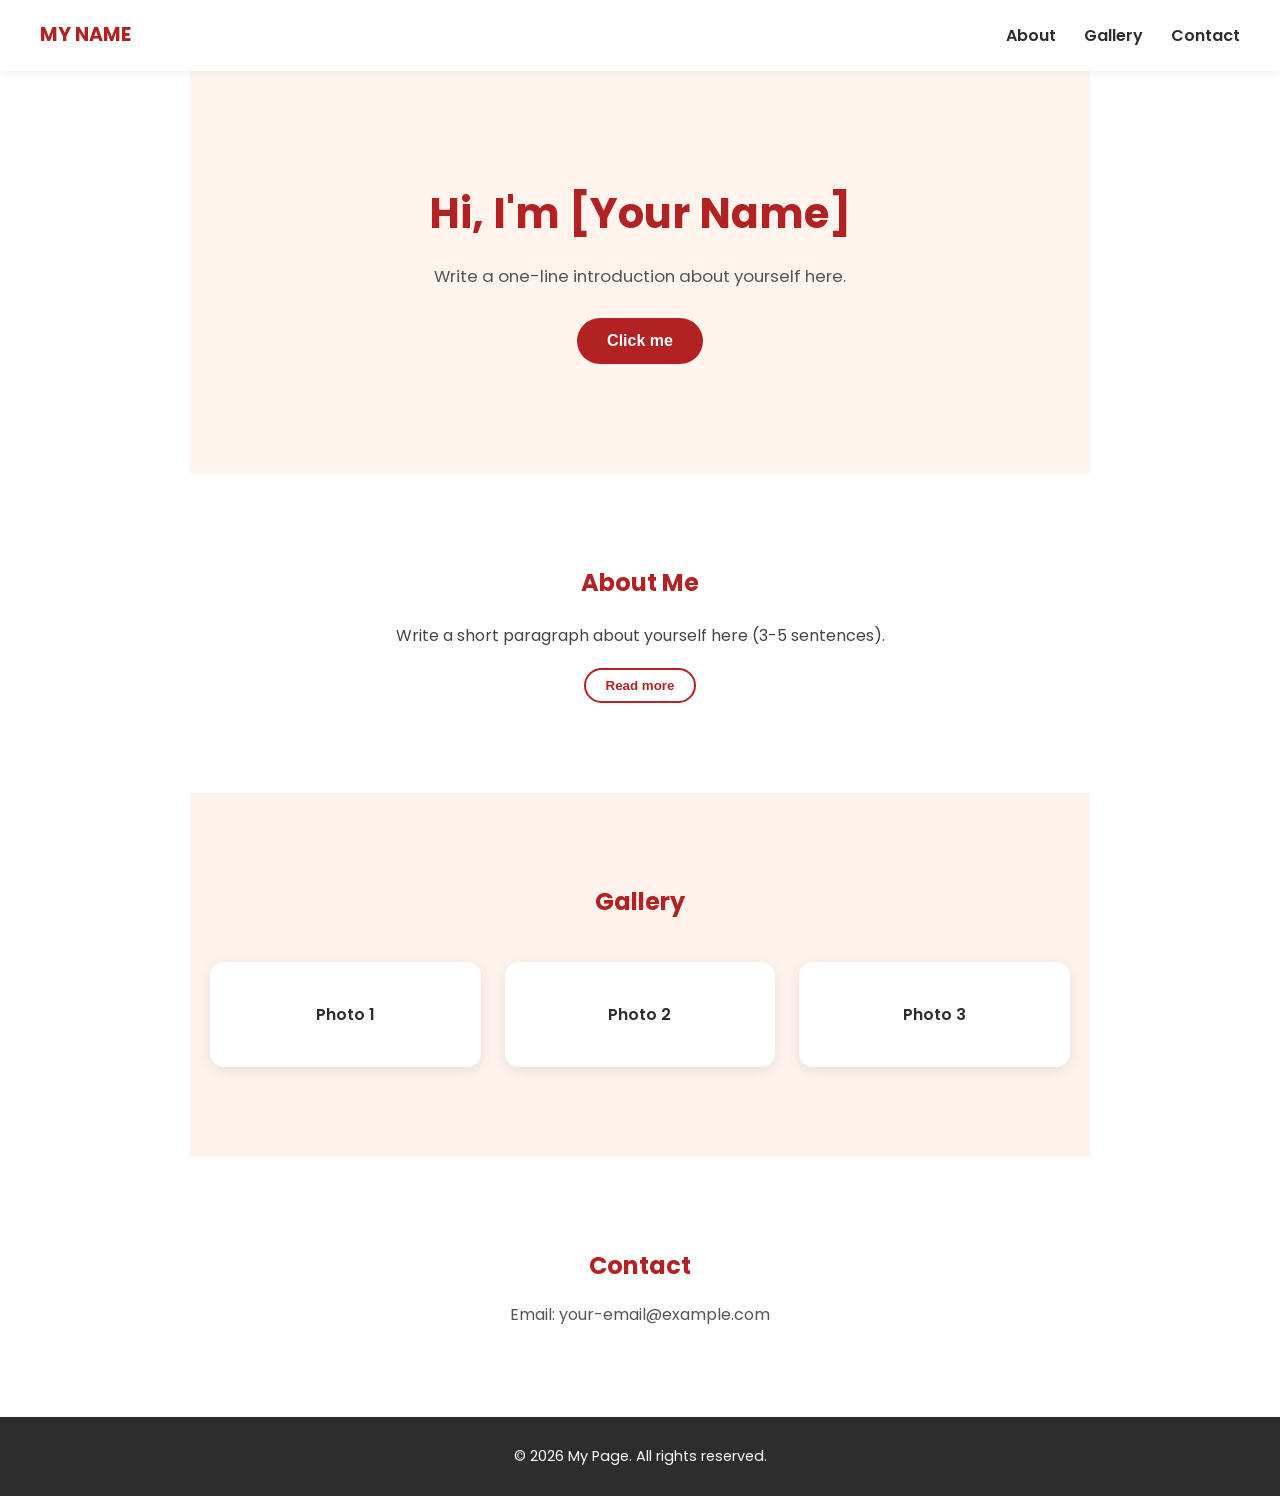
<file: web-education/day4/index.html>
<!doctype html>
<html lang="en">
  <head>
    <meta charset="UTF-8" />
    <meta name="viewport" content="width=device-width, initial-scale=1.0" />
    <title>My Page</title>

    <link
      href="https://fonts.googleapis.com/css2?family=Poppins:wght@400;600;700&display=swap"
      rel="stylesheet"
    />
    <link rel="stylesheet" href="style.css" />
  </head>
  <body>
    <!-- ===== Top navigation ===== -->
    <header class="site-header">
      <div class="logo">MY NAME</div>
      <!-- id="menu-toggle" is used by Practice 2 (mobile menu) -->
      <button id="menu-toggle">&#9776;</button>
      <nav class="nav-menu" id="nav-menu">
        <a href="#about">About</a>
        <a href="#gallery">Gallery</a>
        <a href="#contact">Contact</a>
      </nav>
    </header>

    <!-- ===== Hero (first screen) section ===== -->
    <section class="hero">
      <h1 id="hero-title">Hi, I'm [Your Name]</h1>
      <p>Write a one-line introduction about yourself here.</p>
      <!-- id="hello-btn" is used by Practice 1 (click to alert) -->
      <button id="hello-btn">Click me</button>
    </section>

    <!-- ===== About section ===== -->
    <section id="about" class="about">
      <h2>About Me</h2>
      <p>Write a short paragraph about yourself here (3-5 sentences).</p>

      <!-- id="more-btn" and id="extra-text" are used by Practice 4 -->
      <button id="more-btn">Read more</button>
      <p id="extra-text" class="extra-text">
        Here's some extra text that's hidden until someone clicks "Read more"!
      </p>
    </section>

    <!-- ===== Gallery section ===== -->
    <!-- class="card" on each photo below is used by Practice 3 (highlight on click) -->
    <section id="gallery" class="gallery">
      <h2>Gallery</h2>
      <div class="gallery-grid">
        <div class="card">Photo 1</div>
        <div class="card">Photo 2</div>
        <div class="card">Photo 3</div>
      </div>
    </section>

    <!-- ===== Contact section ===== -->
    <section id="contact" class="contact">
      <h2>Contact</h2>
      <p>Email: your-email@example.com</p>
    </section>

    <!-- ===== Footer ===== -->
    <footer class="site-footer">
      <p>&copy; 2026 My Page. All rights reserved.</p>
    </footer>

    <!-- id="top-btn" is used by Practice 5 (back to top) -->
    <button id="top-btn">&uarr; Top</button>

    <script src="script.js"></script>
  </body>
</html>
</file>
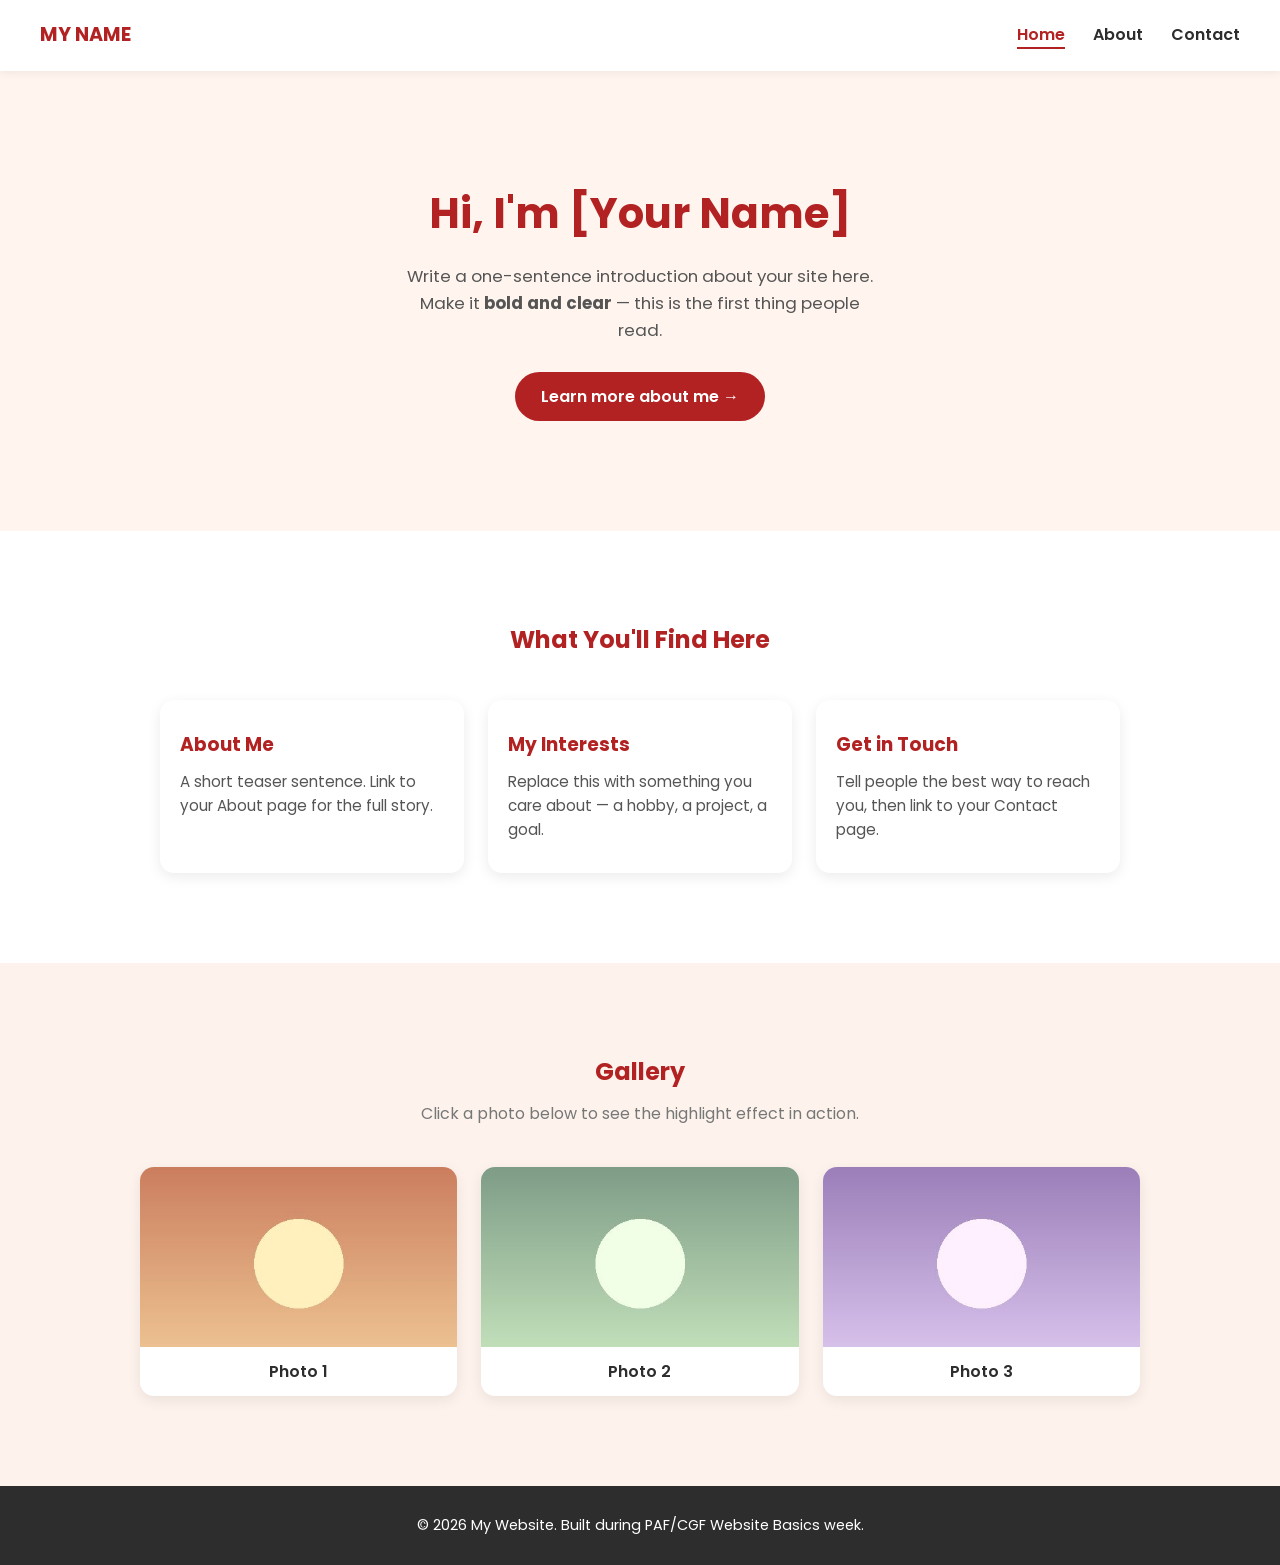
<file: web-education/day5/index.html>
<!DOCTYPE html>
<!--
  ================================================================
  DAY 5 STARTER TEMPLATE — index.html (Home page)
  ================================================================
  This is a real, working multi-page website. Notice the nav
  links below point to OTHER FILES (about.html, contact.html),
  not to #sections like before. Try clicking between them once
  you open this with Live Server!

  Your job: replace the placeholder text with your own content.
  Everything is already styled — just make it yours.
  ================================================================
-->
<html lang="en">
<head>
  <meta charset="UTF-8">
  <meta name="viewport" content="width=device-width, initial-scale=1.0">
  <title>My Website | Home</title>
  <link href="https://fonts.googleapis.com/css2?family=Poppins:wght@400;600;700&display=swap" rel="stylesheet">
  <link rel="stylesheet" href="style.css">
</head>
<body>

  <header class="site-header">
    <div class="logo">MY NAME</div>
    <button id="menu-toggle">&#9776;</button>
    <!-- class="active" marks which page we're currently on -->
    <nav class="nav-menu" id="nav-menu">
      <a href="index.html" class="active">Home</a>
      <a href="about.html">About</a>
      <a href="contact.html">Contact</a>
    </nav>
  </header>

  <section class="hero">
    <h1>Hi, I'm [Your Name]</h1>
    <p>Write a one-sentence introduction about your site here. Make it <strong>bold and clear</strong> — this is the first thing people read.</p>
    <a href="about.html" class="btn">Learn more about me &rarr;</a>
  </section>

  <section class="intro">
    <h2>What You'll Find Here</h2>
    <div class="card-grid">
      <div class="card">
        <h3>About Me</h3>
        <p>A short teaser sentence. Link to your About page for the full story.</p>
      </div>
      <div class="card">
        <h3>My Interests</h3>
        <p>Replace this with something you care about — a hobby, a project, a goal.</p>
      </div>
      <div class="card">
        <h3>Get in Touch</h3>
        <p>Tell people the best way to reach you, then link to your Contact page.</p>
      </div>
    </div>
  </section>

  <!-- Gallery — real images styled with object-fit, plus a Day 4 JS
       feature: click a photo to highlight it -->
  <section class="gallery">
    <h2>Gallery</h2>
    <p class="section-intro">Click a photo below to see the highlight effect in action.</p>
    <div class="gallery-grid">
      <div class="gallery-card">
        <img src="gallery-1.jpg" alt="Replace with your own photo">
        <p>Photo 1</p>
      </div>
      <div class="gallery-card">
        <img src="gallery-2.jpg" alt="Replace with your own photo">
        <p>Photo 2</p>
      </div>
      <div class="gallery-card">
        <img src="gallery-3.jpg" alt="Replace with your own photo">
        <p>Photo 3</p>
      </div>
    </div>
  </section>

  <footer class="site-footer">
    <p>&copy; 2026 My Website. Built during PAF/CGF Website Basics week.</p>
  </footer>

  <!-- appears once you scroll down (Day 4: scroll + scrollTo) -->
  <button id="top-btn">&uarr; Top</button>

  <script src="script.js"></script>
</body>
</html>
</file>
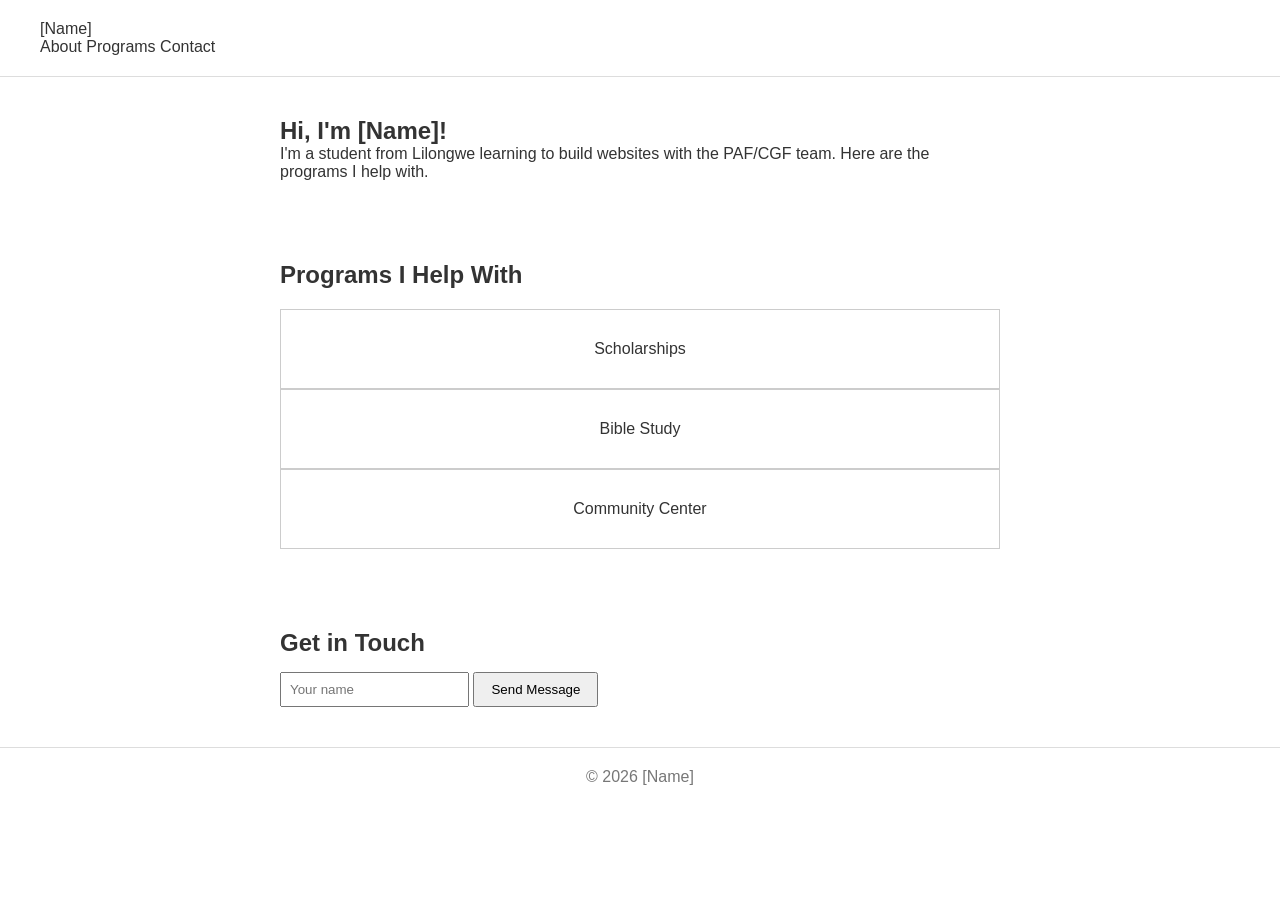
<file: web-education/day2/good-css-example.html>
<!doctype html>
<!--
  ================================================================
  A GOOD CSS LAYOUT EXAMPLE — Day 2 reference file
  ================================================================
  This is the same page from Day 1, now with a real
  layout applied using Flexbox and Grid.

  On purpose, everything is still just gray/white/black — no real
  colors or fonts yet! That's Day 3's job. Today is ONLY about
  ARRANGEMENT: is it in a row? A grid? Centered? Spaced out?
  ================================================================
-->
<html lang="en">
  <head>
    <meta charset="UTF-8" />
    <meta name="viewport" content="width=device-width, initial-scale=1.0" />
    <title>[Name] | Volunteer Profile</title>
    <!-- This one line turns our CSS file on -->
    <link rel="stylesheet" href="good-css-example-fill.css" />
  </head>
  <body>
    <!-- class="site-header" lets our CSS target this specific header -->
    <header class="site-header">
      <div class="logo">[Name]</div>
      <nav class="nav-menu">
        <a href="#about">About</a>
        <a href="#programs">Programs</a>
        <a href="#contact">Contact</a>
      </nav>
    </header>

    <main>
      <section id="about">
        <!-- id="hero-title" — a unique name, since there's only ONE of these -->
        <h1 id="hero-title">Hi, I'm [Name]!</h1>
        <p>
          I'm a student from Lilongwe learning to build websites with the
          PAF/CGF team. Here are the programs I help with.
        </p>
      </section>

      <!-- class="gallery-grid" — our Grid container -->
      <section id="programs">
        <h2>Programs I Help With</h2>
        <div class="gallery-grid">
          <div class="card">Scholarships</div>
          <div class="card">Bible Study</div>
          <div class="card">Community Center</div>
        </div>
      </section>

      <section id="contact">
        <h2>Get in Touch</h2>
        <form>
          <input type="text" placeholder="Your name" />
          <button type="submit">Send Message</button>
        </form>
      </section>
    </main>

    <footer>
      <p>&copy; 2026 [Name]</p>
    </footer>
  </body>
</html>
</file>
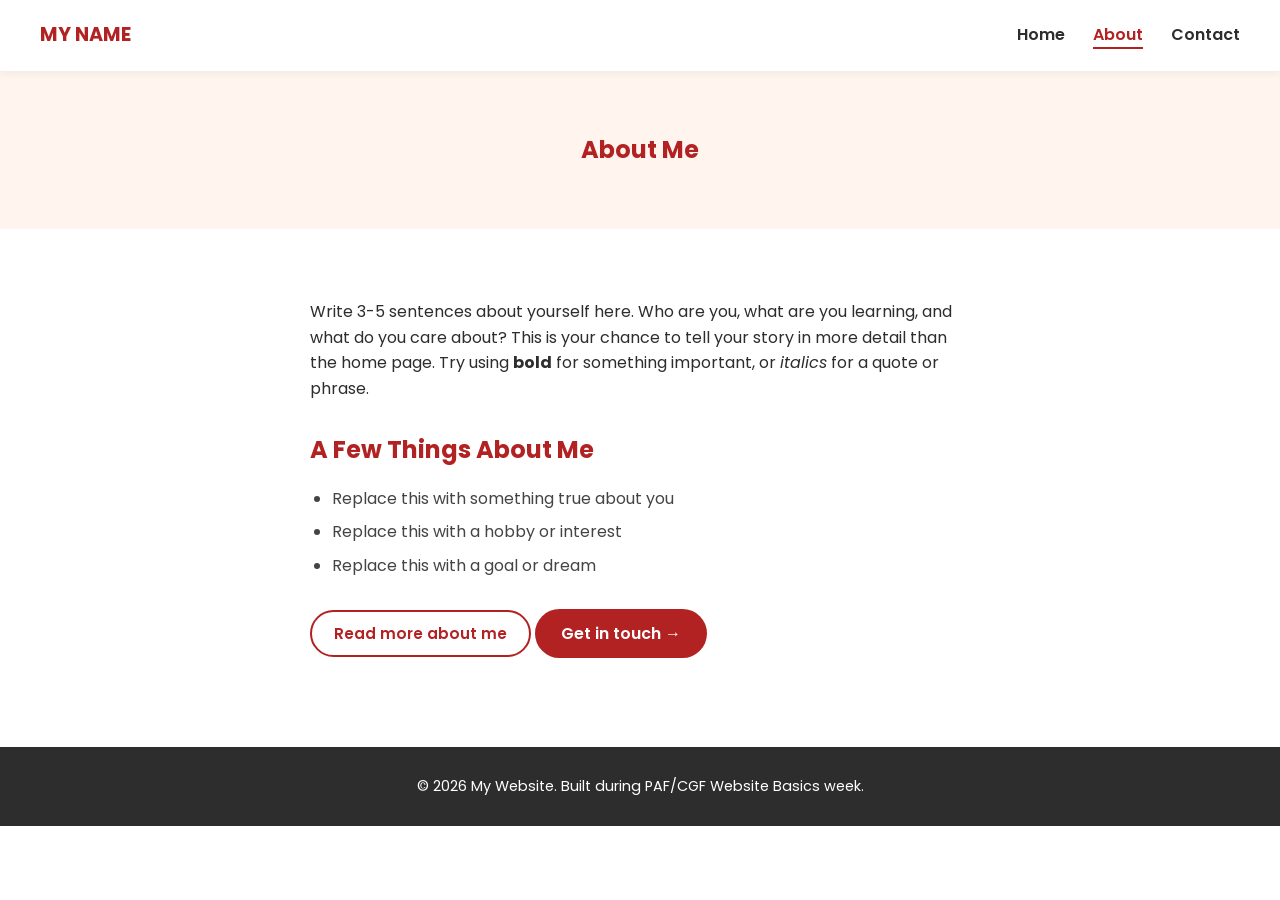
<file: web-education/day5/about.html>
<!DOCTYPE html>
<!--
  ================================================================
  DAY 5 STARTER TEMPLATE — about.html
  ================================================================
  Same header, nav, and footer as index.html — copy-pasted on
  purpose! That's what makes a multi-page site feel like ONE site
  instead of three random pages.

  Notice class="active" has moved to the "About" link this time.
  ================================================================
-->
<html lang="en">
<head>
  <meta charset="UTF-8">
  <meta name="viewport" content="width=device-width, initial-scale=1.0">
  <title>My Website | About</title>
  <link href="https://fonts.googleapis.com/css2?family=Poppins:wght@400;600;700&display=swap" rel="stylesheet">
  <link rel="stylesheet" href="style.css">
</head>
<body>

  <header class="site-header">
    <div class="logo">MY NAME</div>
    <button id="menu-toggle">&#9776;</button>
    <nav class="nav-menu" id="nav-menu">
      <a href="index.html">Home</a>
      <a href="about.html" class="active">About</a>
      <a href="contact.html">Contact</a>
    </nav>
  </header>

  <section class="page-header">
    <h1>About Me</h1>
  </section>

  <section class="about-content">
    <p>
      Write 3-5 sentences about yourself here. Who are you, what are you
      learning, and what do you care about? This is your chance to tell
      your story in more detail than the home page. Try using <strong>bold</strong>
      for something important, or <em>italics</em> for a quote or phrase.
    </p>

    <h2>A Few Things About Me</h2>
    <ul>
      <li>Replace this with something true about you</li>
      <li>Replace this with a hobby or interest</li>
      <li>Replace this with a goal or dream</li>
    </ul>

    <!-- Day 4 JS feature: classList toggle to show/hide extra text -->
    <button id="more-btn" class="btn-outline">Read more about me</button>
    <p id="extra-text" class="extra-text">
      This paragraph is hidden by default. Replace it with a longer story,
      a favorite memory, or anything else you want to share — it only shows
      up once someone clicks the button above.
    </p>

    <a href="contact.html" class="btn">Get in touch &rarr;</a>
  </section>

  <footer class="site-footer">
    <p>&copy; 2026 My Website. Built during PAF/CGF Website Basics week.</p>
  </footer>

  <button id="top-btn">&uarr; Top</button>

  <script src="script.js"></script>
</body>
</html>
</file>
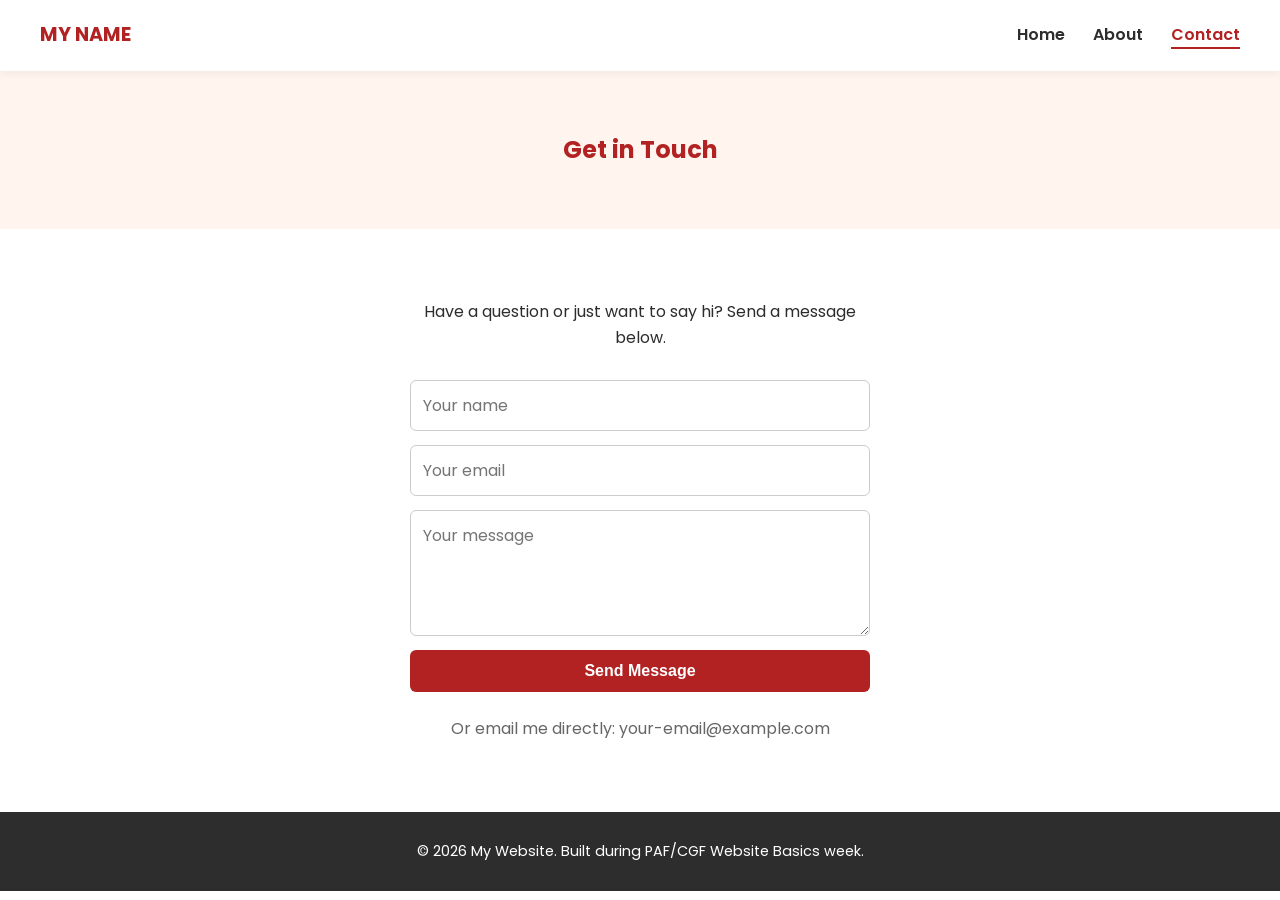
<file: web-education/day5/contact.html>
<!DOCTYPE html>
<!--
  ================================================================
  DAY 5 STARTER TEMPLATE — contact.html
  ================================================================
  Same header/nav/footer again, with "Contact" now marked active.
  This page has a working form — try filling it out and clicking
  Submit once you open this with Live Server.
  ================================================================
-->
<html lang="en">
<head>
  <meta charset="UTF-8">
  <meta name="viewport" content="width=device-width, initial-scale=1.0">
  <title>My Website | Contact</title>
  <link href="https://fonts.googleapis.com/css2?family=Poppins:wght@400;600;700&display=swap" rel="stylesheet">
  <link rel="stylesheet" href="style.css">
</head>
<body>

  <header class="site-header">
    <div class="logo">MY NAME</div>
    <button id="menu-toggle">&#9776;</button>
    <nav class="nav-menu" id="nav-menu">
      <a href="index.html">Home</a>
      <a href="about.html">About</a>
      <a href="contact.html" class="active">Contact</a>
    </nav>
  </header>

  <section class="page-header">
    <h1>Get in Touch</h1>
  </section>

  <section class="contact-content">
    <p>Have a question or just want to say hi? Send a message below.</p>

    <form id="contact-form">
      <input type="text" placeholder="Your name" required>
      <input type="email" placeholder="Your email" required>
      <textarea placeholder="Your message" rows="4" required></textarea>
      <button type="submit">Send Message</button>
    </form>

    <p class="contact-info">Or email me directly: your-email@example.com</p>
  </section>

  <footer class="site-footer">
    <p>&copy; 2026 My Website. Built during PAF/CGF Website Basics week.</p>
  </footer>

  <button id="top-btn">&uarr; Top</button>

  <script src="script.js"></script>
</body>
</html>
</file>
<file: web-education/day4/style.css>
/* ================================================================
   MY PAGE — final styled version (Day 1–4, all filled in)
   ================================================================ */

* {
  margin: 0;
  padding: 0;
  box-sizing: border-box;
}

body {
  font-family: "Poppins", sans-serif;
  color: #2d2d2d;
  line-height: 1.6;
}

h1,
h2 {
  font-weight: 700;
}

section {
  padding: 90px 20px;
  max-width: 900px;
  margin: 0 auto;
}

/* ---------------------------------------------------------------
   HEADER
   --------------------------------------------------------------- */
.site-header {
  display: flex;
  justify-content: space-between;
  align-items: center;
  padding: 20px 40px;
  background-color: white;
  box-shadow: 0 2px 8px rgba(0, 0, 0, 0.06);
  position: sticky;
  top: 0;
  z-index: 10;
}

.logo {
  font-weight: 700;
  font-size: 1.2rem;
  color: firebrick;
}

.nav-menu {
  display: flex;
  gap: 28px;
}

.nav-menu a {
  text-decoration: none;
  color: #2d2d2d;
  font-weight: 600;
  transition: 0.2s;
}

.nav-menu a:hover {
  color: firebrick;
}

/* mobile menu button — hidden on desktop */
#menu-toggle {
  display: none;
  background: none;
  border: none;
  font-size: 1.5rem;
  cursor: pointer;
  color: #2d2d2d;
}

@media (max-width: 600px) {
  #menu-toggle {
    display: block;
  }
  .nav-menu {
    display: none;
    flex-direction: column;
    position: absolute;
    top: 64px;
    right: 20px;
    background: white;
    padding: 16px 24px;
    border-radius: 10px;
    box-shadow: 0 4px 14px rgba(0, 0, 0, 0.12);
  }
  .nav-menu.open {
    display: flex;
  }
}

/* ---------------------------------------------------------------
   HERO
   --------------------------------------------------------------- */
.hero {
  background-color: seashell;
  text-align: center;
  padding: 110px 20px;
}

#hero-title {
  font-size: 2.6rem;
  color: firebrick;
  margin-bottom: 16px;
}

.hero p {
  max-width: 480px;
  margin: 0 auto 28px;
  color: #555;
  font-size: 1.05rem;
}

#hello-btn {
  background-color: firebrick;
  color: white;
  border: none;
  padding: 14px 30px;
  border-radius: 30px;
  font-size: 1rem;
  font-weight: 600;
  cursor: pointer;
  transition: 0.2s;
}

#hello-btn:hover {
  background-color: darkred;
  transform: translateY(-2px);
}

/* ---------------------------------------------------------------
   ABOUT
   --------------------------------------------------------------- */
.about h2 {
  margin-bottom: 20px;
  color: firebrick;
  text-align: center;
}

.about p {
  color: #444;
  margin-bottom: 20px;
  text-align: center;
}

#more-btn {
  display: block;
  margin: 0 auto;
  background: none;
  border: 2px solid firebrick;
  color: firebrick;
  padding: 8px 20px;
  border-radius: 20px;
  font-weight: 600;
  cursor: pointer;
  transition: 0.2s;
}

#more-btn:hover {
  background-color: firebrick;
  color: white;
}

.extra-text {
  display: none;
  max-width: 500px;
  margin: 20px auto 0;
  text-align: center;
  color: #666;
  font-style: italic;
}

.extra-text.visible {
  display: block;
}

/* ---------------------------------------------------------------
   GALLERY
   --------------------------------------------------------------- */
.gallery {
  background-color: #fdf3ec;
}

.gallery h2 {
  text-align: center;
  margin-bottom: 40px;
  color: firebrick;
}

.gallery-grid {
  display: grid;
  grid-template-columns: repeat(3, 1fr);
  gap: 24px;
}

@media (max-width: 600px) {
  .gallery-grid {
    grid-template-columns: 1fr;
  }
}

.card {
  background-color: white;
  border-radius: 14px;
  box-shadow: 0 4px 14px rgba(0, 0, 0, 0.08);
  padding: 40px 16px;
  text-align: center;
  font-weight: 600;
  cursor: pointer;
  transition: 0.2s;
}

.card:hover {
  transform: translateY(-4px);
  box-shadow: 0 8px 20px rgba(0, 0, 0, 0.12);
}

.card.selected {
  outline: 3px solid firebrick;
  outline-offset: 2px;
}

img {
  width: 100%;
  height: 200px;
  object-fit: cover;
  border-radius: 10px;
  margin-bottom: 12px;
}

/* ---------------------------------------------------------------
   CONTACT
   --------------------------------------------------------------- */
.contact {
  text-align: center;
}

.contact h2 {
  margin-bottom: 16px;
  color: firebrick;
}

.contact p {
  color: #555;
}

/* ---------------------------------------------------------------
   FOOTER
   --------------------------------------------------------------- */
.site-footer {
  background-color: #2d2d2d;
  color: white;
  text-align: center;
  padding: 28px;
  font-size: 0.9rem;
}

/* ---------------------------------------------------------------
   BACK TO TOP BUTTON
   --------------------------------------------------------------- */
#top-btn {
  position: fixed;
  bottom: 24px;
  right: 24px;
  padding: 12px 18px;
  background-color: firebrick;
  color: white;
  border: none;
  border-radius: 8px;
  font-weight: 600;
  cursor: pointer;
  box-shadow: 0 4px 14px rgba(0, 0, 0, 0.2);
  transition: 0.2s;
  opacity: 0;
  visibility: hidden;
}

#top-btn.visible {
  opacity: 1;
  visibility: visible;
}

#top-btn:hover {
  background-color: darkred;
  transform: translateY(-2px);
}
</file>
<file: web-education/day5/style.css>
/* ================================================================
   DAY 5 STARTER TEMPLATE — style.css
   Shared by all 3 pages. Already designed — customize the colors,
   fonts, and spacing to make it feel like your own!
   ================================================================ */

* {
  margin: 0;
  padding: 0;
  box-sizing: border-box;
}

body {
  font-family: 'Poppins', sans-serif;
  color: #2d2d2d;
  line-height: 1.6;
}

h1, h2, h3 {
  font-weight: 700;
}

a {
  color: inherit;
}

/* ---------------------------------------------------------------
   HEADER + NAV (same on every page)
   --------------------------------------------------------------- */
.site-header {
  display: flex;
  justify-content: space-between;
  align-items: center;
  padding: 20px 40px;
  background-color: white;
  box-shadow: 0 2px 8px rgba(0, 0, 0, 0.06);
  position: sticky;
  top: 0;
  z-index: 10;
}

.logo {
  font-weight: 700;
  font-size: 1.2rem;
  color: firebrick;
}

.nav-menu {
  display: flex;
  gap: 28px;
}

.nav-menu a {
  text-decoration: none;
  font-weight: 600;
  transition: 0.2s;
}

.nav-menu a:hover {
  color: firebrick;
}

/* the current page's link */
.nav-menu a.active {
  color: firebrick;
  border-bottom: 2px solid firebrick;
}

#menu-toggle {
  display: none;
  background: none;
  border: none;
  font-size: 1.5rem;
  cursor: pointer;
}

@media (max-width: 600px) {
  #menu-toggle {
    display: block;
  }
  .nav-menu {
    display: none;
    flex-direction: column;
    position: absolute;
    top: 64px;
    right: 20px;
    background: white;
    padding: 16px 24px;
    border-radius: 10px;
    box-shadow: 0 4px 14px rgba(0, 0, 0, 0.12);
  }
  .nav-menu.open {
    display: flex;
  }
}

/* ---------------------------------------------------------------
   HERO (index.html)
   --------------------------------------------------------------- */
.hero {
  background-color: seashell;
  text-align: center;
  padding: 110px 20px;
}

.hero h1 {
  font-size: 2.6rem;
  color: firebrick;
  margin-bottom: 16px;
}

.hero p {
  max-width: 480px;
  margin: 0 auto 28px;
  color: #555;
  font-size: 1.05rem;
}

/* ---------------------------------------------------------------
   BUTTON LINK (used on several pages)
   --------------------------------------------------------------- */
.btn {
  display: inline-block;
  background-color: firebrick;
  color: white;
  text-decoration: none;
  padding: 12px 26px;
  border-radius: 30px;
  font-weight: 600;
  transition: 0.2s;
}

.btn:hover {
  background-color: darkred;
  transform: translateY(-2px);
}

/* ---------------------------------------------------------------
   CARD GRID (index.html "What You'll Find Here")
   --------------------------------------------------------------- */
.intro {
  max-width: 1000px;
  margin: 0 auto;
  padding: 90px 20px;
  text-align: center;
}

.intro h2 {
  color: firebrick;
  margin-bottom: 40px;
}

.card-grid {
  display: grid;
  grid-template-columns: repeat(3, 1fr);
  gap: 24px;
}

@media (max-width: 600px) {
  .card-grid {
    grid-template-columns: 1fr;
  }
}

.card {
  background-color: white;
  border-radius: 14px;
  box-shadow: 0 4px 14px rgba(0, 0, 0, 0.08);
  padding: 30px 20px;
  text-align: left;
  transition: 0.2s;
}

.card:hover {
  transform: translateY(-4px);
  box-shadow: 0 8px 20px rgba(0, 0, 0, 0.12);
}

.card h3 {
  color: firebrick;
  margin-bottom: 10px;
}

.card p {
  color: #555;
  font-size: 0.95rem;
}

/* ---------------------------------------------------------------
   GALLERY (index.html) — Grid + real photos + Day 4 click-to-highlight
   --------------------------------------------------------------- */
.gallery {
  background-color: #fdf3ec;
  padding: 90px 20px;
  text-align: center;
}

.gallery h2 {
  color: firebrick;
}

.section-intro {
  color: #777;
  margin: 10px 0 40px;
}

.gallery-grid {
  display: grid;
  grid-template-columns: repeat(3, 1fr);
  gap: 24px;
  max-width: 1000px;
  margin: 0 auto;
}

@media (max-width: 600px) {
  .gallery-grid {
    grid-template-columns: 1fr;
  }
}

.gallery-card {
  background-color: white;
  border-radius: 14px;
  overflow: hidden;
  box-shadow: 0 4px 14px rgba(0, 0, 0, 0.08);
  cursor: pointer;
  transition: 0.2s;
}

.gallery-card img {
  width: 100%;
  height: 180px;
  object-fit: cover;
  display: block;
}

.gallery-card p {
  padding: 12px;
  font-weight: 600;
}

.gallery-card:hover {
  transform: translateY(-4px);
  box-shadow: 0 8px 20px rgba(0, 0, 0, 0.12);
}

/* added by JS when a photo is clicked */
.gallery-card.selected {
  outline: 3px solid firebrick;
  outline-offset: 2px;
}

/* ---------------------------------------------------------------
   "READ MORE" BUTTON + HIDDEN TEXT (about.html) — Day 4 classList
   --------------------------------------------------------------- */
.btn-outline {
  display: inline-block;
  background: none;
  border: 2px solid firebrick;
  color: firebrick;
  padding: 10px 22px;
  border-radius: 30px;
  font-weight: 600;
  font-family: inherit;
  font-size: 0.95rem;
  cursor: pointer;
  transition: 0.2s;
  margin-bottom: 20px;
}

.btn-outline:hover {
  background-color: firebrick;
  color: white;
}

.extra-text {
  display: none;
  color: #666;
  font-style: italic;
  margin-bottom: 30px;
  max-width: 600px;
}

.extra-text.visible {
  display: block;
}

/* ---------------------------------------------------------------
   BACK TO TOP BUTTON (every page) — Day 4 scroll + scrollTo
   --------------------------------------------------------------- */
#top-btn {
  position: fixed;
  bottom: 24px;
  right: 24px;
  padding: 12px 18px;
  background-color: firebrick;
  color: white;
  border: none;
  border-radius: 8px;
  font-weight: 600;
  cursor: pointer;
  box-shadow: 0 4px 14px rgba(0, 0, 0, 0.2);
  transition: 0.2s;
  opacity: 0;
  visibility: hidden;
}

#top-btn.visible {
  opacity: 1;
  visibility: visible;
}

#top-btn:hover {
  background-color: darkred;
  transform: translateY(-2px);
}

/* ---------------------------------------------------------------
   PAGE HEADER (about.html / contact.html)
   --------------------------------------------------------------- */
.page-header {
  background-color: seashell;
  text-align: center;
  padding: 60px 20px;
}

.page-header h1 {
  color: firebrick;
}

/* ---------------------------------------------------------------
   ABOUT PAGE
   --------------------------------------------------------------- */
.about-content {
  max-width: 700px;
  margin: 0 auto;
  padding: 70px 20px;
}

.about-content h2 {
  margin: 30px 0 16px;
  color: firebrick;
}

.about-content ul {
  margin: 0 0 30px 22px;
  color: #444;
}

.about-content li {
  margin-bottom: 8px;
}

/* ---------------------------------------------------------------
   CONTACT PAGE
   --------------------------------------------------------------- */
.contact-content {
  max-width: 500px;
  margin: 0 auto;
  padding: 70px 20px;
  text-align: center;
}

#contact-form {
  display: flex;
  flex-direction: column;
  gap: 14px;
  margin-top: 30px;
  text-align: left;
}

#contact-form input,
#contact-form textarea {
  padding: 12px;
  border: 1px solid #ccc;
  border-radius: 6px;
  font-family: inherit;
  font-size: 1rem;
}

#contact-form input:focus,
#contact-form textarea:focus {
  outline: none;
  border-color: firebrick;
}

#contact-form button {
  padding: 12px;
  background-color: firebrick;
  color: white;
  border: none;
  border-radius: 6px;
  font-weight: 600;
  font-size: 1rem;
  cursor: pointer;
  transition: 0.2s;
}

#contact-form button:hover {
  background-color: darkred;
}

.contact-info {
  margin-top: 24px;
  color: #666;
}

/* ---------------------------------------------------------------
   FOOTER (same on every page)
   --------------------------------------------------------------- */
.site-footer {
  background-color: #2d2d2d;
  color: white;
  text-align: center;
  padding: 28px;
  font-size: 0.9rem;
}
</file>
<file: web-education/day2/good-css-example-fill.css>
/* ================================================================
   GOOD CSS EXAMPLE — FILL IN THE BLANK VERSION
   ================================================================
   Every ______ below is a piece of the layout puzzle. Everything
   else (spacing, borders, resets) is already done for you — your
   job is just the ARRANGEMENT: rows, columns, and spacing.

   Word banks are given in each comment. When you're stuck, compare
   with the finished good-css-example.css.
   ================================================================ */

* {
  margin: 0;
  padding: 0;
  box-sizing: border-box;
}

body {
  font-family: sans-serif;
  color: #333;
}

/* ----------------------------------------------------------------
   HEADER — should be a row, logo left, nav right, centered
   Word bank: flex, space-between, center
   ---------------------------------------------------------------- */
.site-header {
  display: ______;
  justify-content: ______;
  align-items: ______;
  padding: 20px 40px;
  border-bottom: 1px solid #ddd;
}

/* ----------------------------------------------------------------
   NAV LINKS — should sit in a row with even spacing
   Word bank: flex, 20px
   ---------------------------------------------------------------- */
.nav-menu {
  display: ______;
  gap: ______;
}

.nav-menu a {
  text-decoration: none;
  color: #333;
}

section {
  padding: 40px;
  max-width: 800px;
  margin: 0 auto;
}

/* ----------------------------------------------------------------
   PROGRAM CARDS — should be 3 equal columns
   Word bank: grid, repeat(3, 1fr), 20px
   ---------------------------------------------------------------- */
.gallery-grid {
  display: ______;
  grid-template-columns: ______;
  gap: ______;
  margin-top: 20px;
}

.card {
  border: 1px solid #ccc;
  padding: 30px 15px;
  text-align: center;
}

/* ----------------------------------------------------------------
   CONTACT FORM — input and button should sit side by side
   Word bank: flex, 10px, 1
   ---------------------------------------------------------------- */
form {
  display: ______;
  gap: ______;
  margin-top: 15px;
}

input {
  padding: 8px;
  flex: ______;   /* let the input stretch to fill the remaining space */
}

button {
  padding: 8px 16px;
}

footer {
  text-align: center;
  padding: 20px;
  border-top: 1px solid #ddd;
  color: #777;
}
</file>
